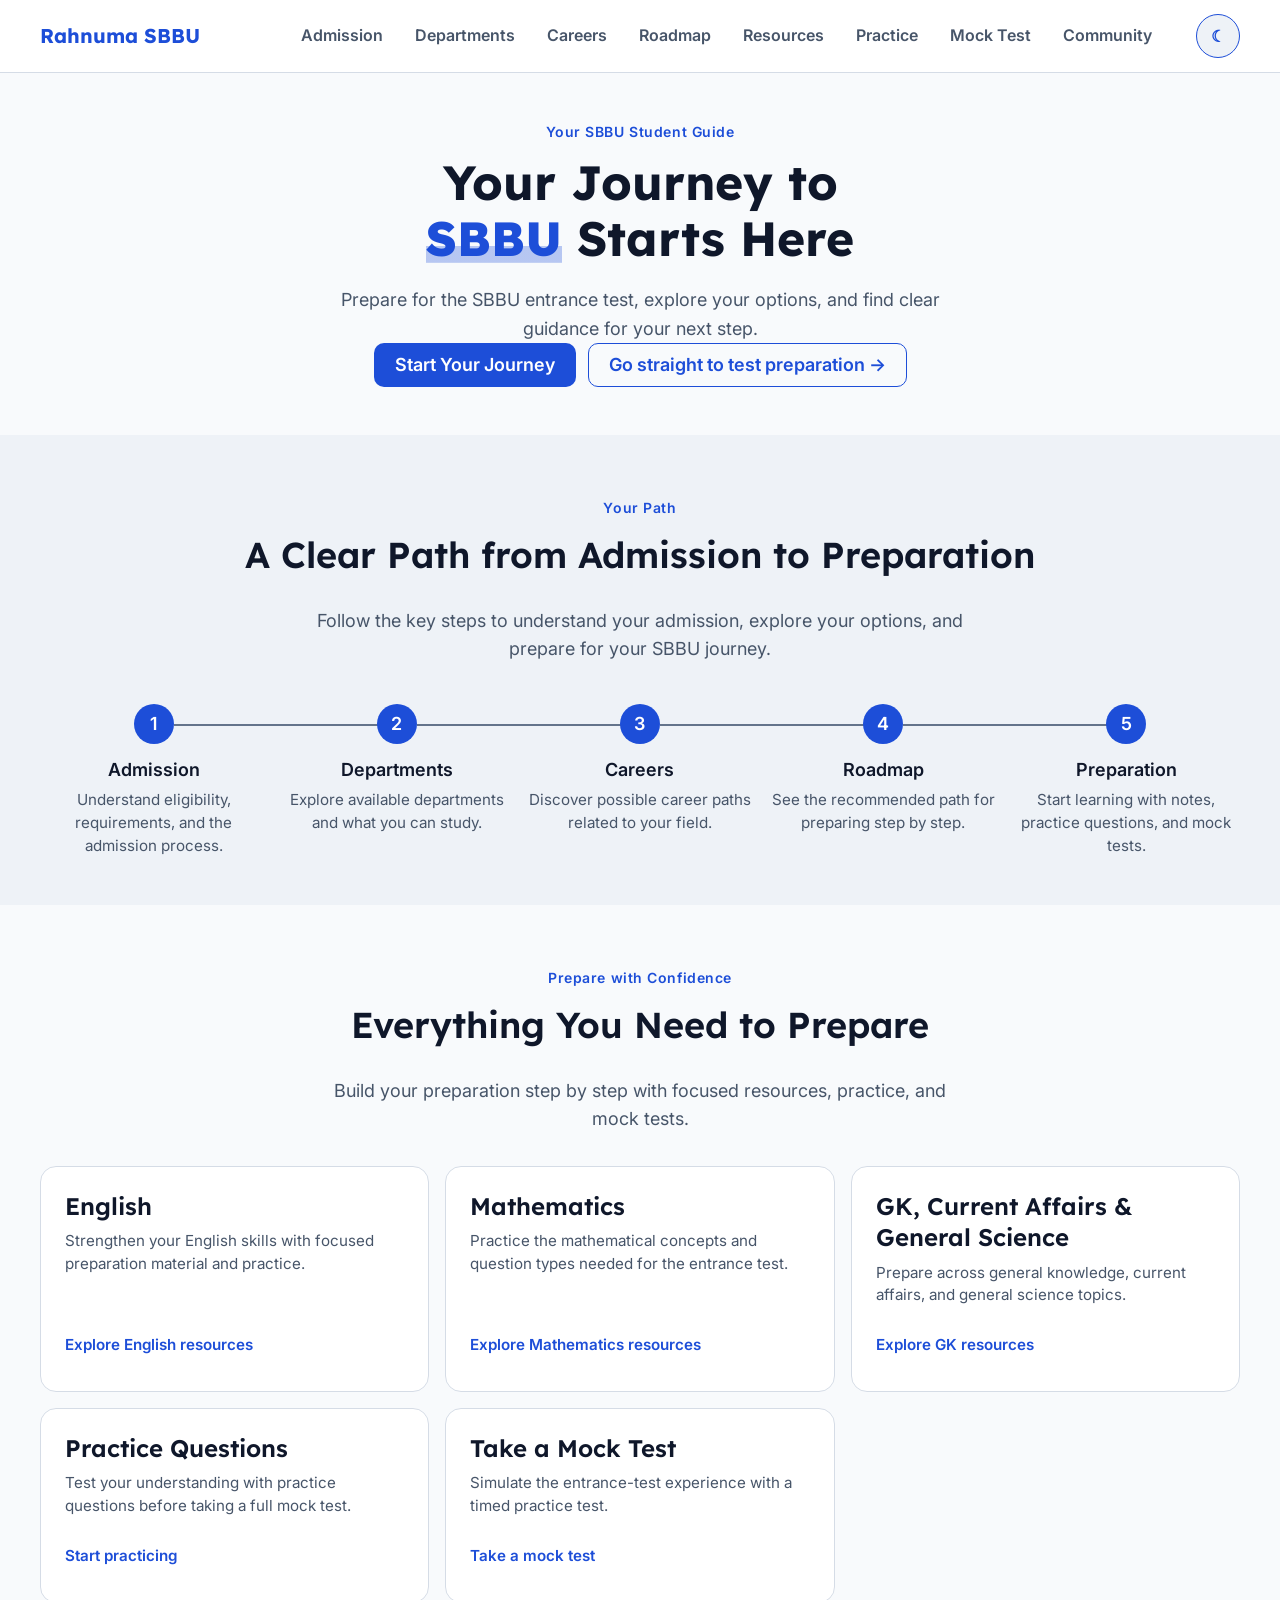
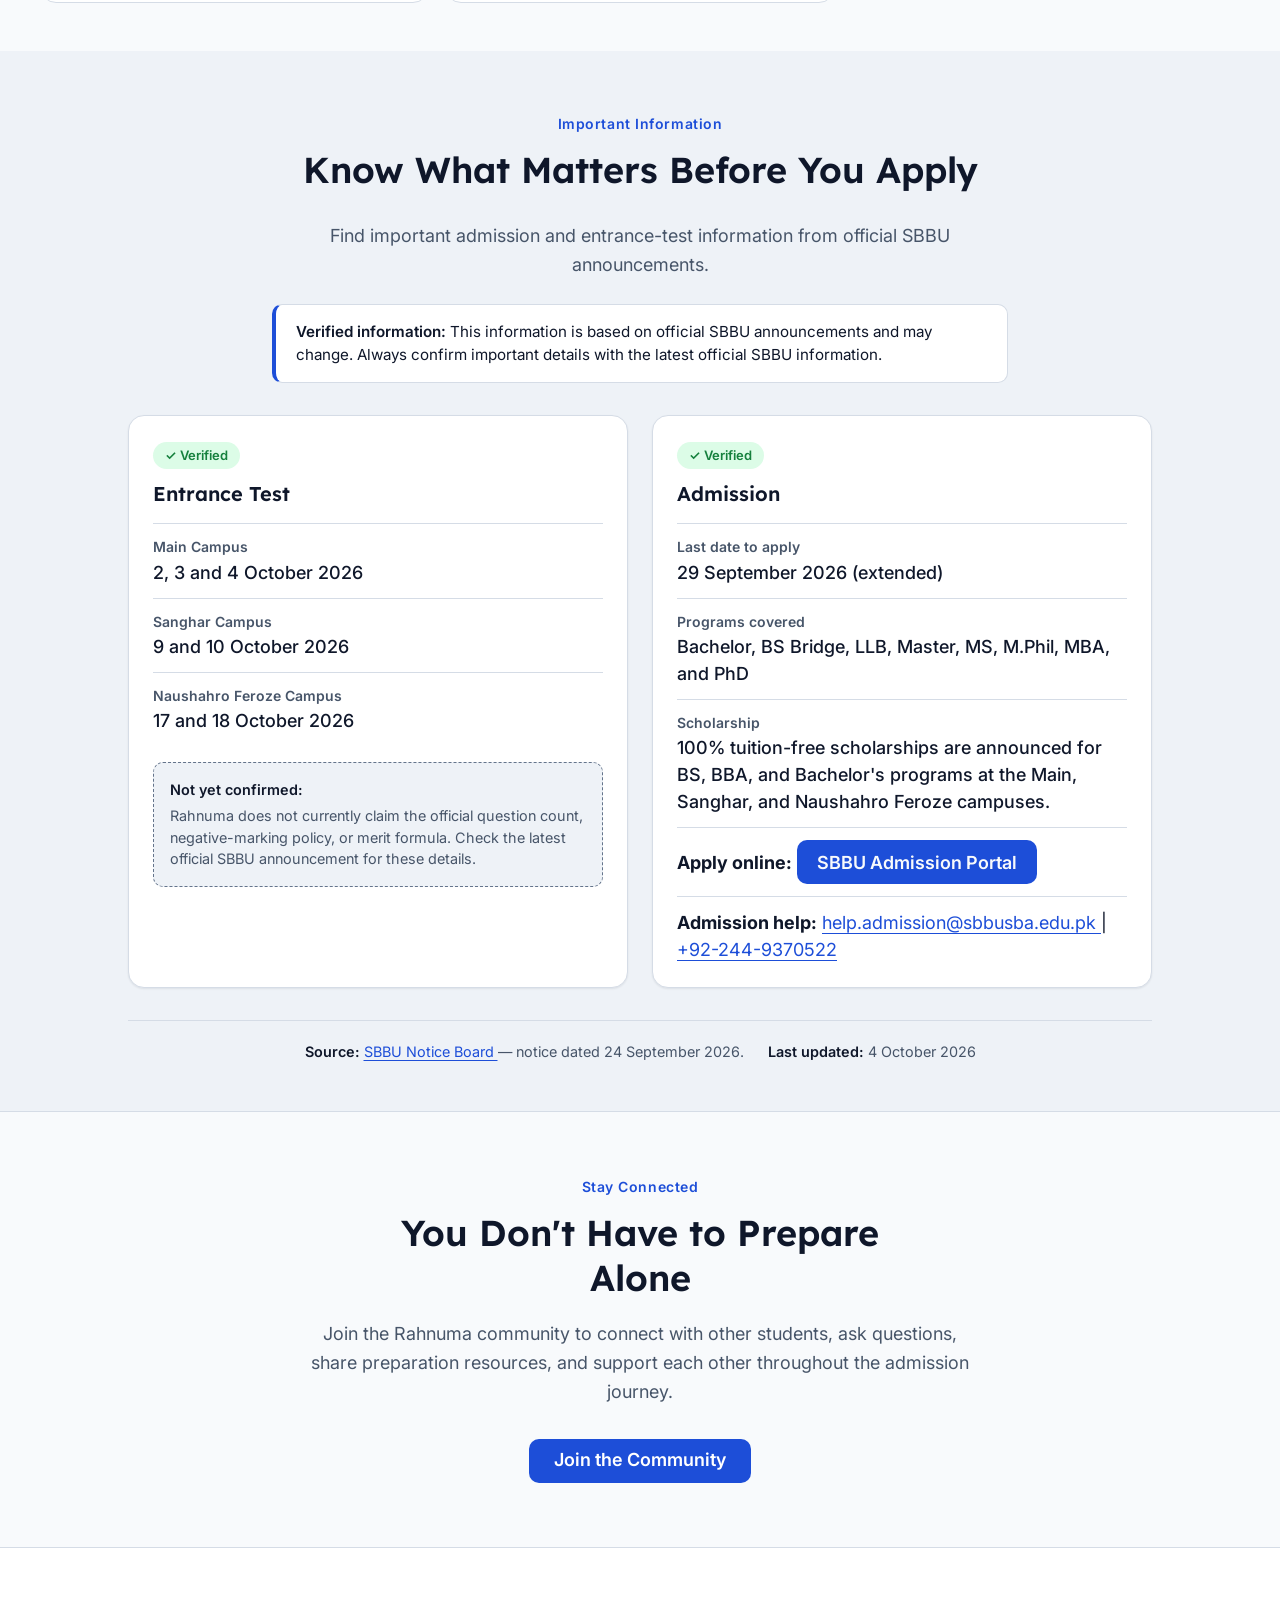
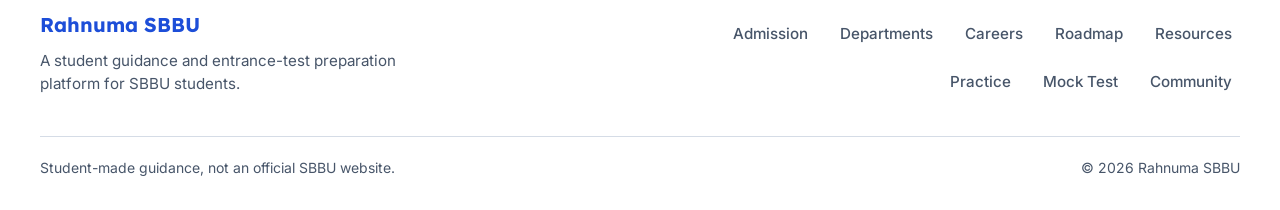
<file: index.html>
<!DOCTYPE html>
<html lang="en">
<head>
    <meta charset="UTF-8">
    <meta name="viewport" content="width=device-width, initial-scale=1.0">
    <title>Rahnuma SBBU</title>
    
    <link rel="stylesheet" href="css/style.css">
</head>

<body>

    <header class="site-header">
        <nav class="site-nav" aria-label="Main navigation">

            <div class="container">

                <a href="index.html" class="site-logo">Rahnuma SBBU</a>

                <button class="nav-toggle" type="button" aria-label="Open navigation menu" aria-expanded="false" aria-controls="main-navigation">
                    <span aria-hidden="true">☰</span>
                </button>

                <div class="nav-menu" id="main-navigation" hidden>
                    <a href="pages/admission.html">Admission</a>
                    <a href="pages/departments.html">Departments</a>
                    <a href="pages/careers.html">Careers</a>
                    <a href="pages/roadmap.html">Roadmap</a>
                    <a href="pages/resources.html">Resources</a>
                    <a href="pages/practice.html">Practice</a>
                    <a href="pages/mock-test.html">Mock Test</a>
                    <a href="pages/community.html">Community</a>
                </div>

                <button class="theme-toggle" type="button" aria-label="Toggle color theme">
                    <span aria-hidden="true">☾</span>
                </button>
            </div>
        
        </nav>
    </header>

    <main id="main-content">

        <!-- Hero Section -->
    <section class="hero" aria-labelledby="hero-title">
        <div class="container">

            <p class="hero-eyebrow">Your SBBU Student Guide</p>

            <h1 id="hero-title">
                Your Journey to <span class="hero-highlight">SBBU</span> Starts Here
            </h1>

            <p class="hero-description">
                Prepare for the SBBU entrance test, explore your options,
                and find clear guidance for your next step.
            </p>

            <div class="hero-actions">
                <a href="pages/admission.html" class="button button-primary">
                    Start Your Journey
                </a>

                <a href="pages/resources.html" class="button button-secondary">
                    Go straight to test preparation →
                </a>
            </div>

        </div>
</section>

        <!-- Student Journey Section -->
        <section class="journey" aria-labelledby="journey-title">
    <div class="container">

        <p class="section-eyebrow">Your Path</p>

        <h2 id="journey-title" class="reveal">
            A Clear Path from Admission to Preparation
        </h2>
        <p class="section-description">
            Follow the key steps to understand your admission,
            explore your options, and prepare for your SBBU journey.
        </p>


        <ol class="journey-list">

            <li class="journey-step reveal">
                <a href="pages/admission.html">
                    <span class="journey-step-number" aria-hidden="true">1</span>
                    <span class="journey-step-content">
                        <strong>Admission</strong>
                        <span>Understand eligibility, requirements, and the admission process.</span>
                    </span>
                </a>
            </li>

            <li class="journey-step reveal">
                <a href="pages/departments.html">
                    <span class="journey-step-number" aria-hidden="true">2</span>
                    <span class="journey-step-content">
                        <strong>Departments</strong>
                        <span>Explore available departments and what you can study.</span>
                    </span>
                </a>
            </li>

            <li class="journey-step reveal">
                <a href="pages/careers.html">
                    <span class="journey-step-number" aria-hidden="true">3</span>
                    <span class="journey-step-content">
                        <strong>Careers</strong>
                        <span>Discover possible career paths related to your field.</span>
                    </span>
                </a>
            </li>

            <li class="journey-step reveal">
                <a href="pages/roadmap.html">
                    <span class="journey-step-number" aria-hidden="true">4</span>
                    <span class="journey-step-content">
                        <strong>Roadmap</strong>
                        <span>See the recommended path for preparing step by step.</span>
                    </span>
                </a>
            </li>

            <li class="journey-step reveal">
                <a href="pages/resources.html">
                    <span class="journey-step-number" aria-hidden="true">5</span>
                    <span class="journey-step-content">
                        <strong>Preparation</strong>
                        <span>Start learning with notes, practice questions, and mock tests.</span>
                    </span>
                </a>
            </li>

        </ol>

    </div>
</section>

        <!-- Preparation Section -->
       <section class="preparation" aria-labelledby="preparation-title">
    <div class="container">

        <p class="section-eyebrow">Prepare with Confidence</p>

        <h2 id="preparation-title" class="reveal">Everything You Need to Prepare</h2>

        <p class="section-description">
            Build your preparation step by step with focused resources,
            practice, and mock tests.
        </p>

        <div class="preparation-list">

            <article class="preparation-card reveal">
                <h3>English</h3>
                <p>
                    Strengthen your English skills with focused
                    preparation material and practice.
                </p>
                <a href="pages/resources.html">Explore English resources</a>
            </article>

            <article class="preparation-card reveal">
                <h3>Mathematics</h3>
                <p>
                    Practice the mathematical concepts and question
                    types needed for the entrance test.
                </p>
                <a href="pages/resources.html">Explore Mathematics resources</a>
            </article>

            <article class="preparation-card reveal">
                <h3>GK, Current Affairs & General Science</h3>
                <p>
                    Prepare across general knowledge, current affairs,
                    and general science topics.
                </p>
                <a href="pages/resources.html">Explore GK resources</a>
            </article>

            <article class="preparation-card reveal">
                <h3>Practice Questions</h3>
                <p>
                    Test your understanding with practice questions
                    before taking a full mock test.
                </p>
                <a href="pages/practice.html">Start practicing</a>
            </article>

            <article class="preparation-card reveal">
                <h3>Take a Mock Test</h3>
                <p>
                    Simulate the entrance-test experience with a
                    timed practice test.
                </p>
                <a href="pages/mock-test.html">Take a mock test</a>
            </article>

        </div>

    </div>
</section>

        <!-- Important Information Section -->
        
<section class="important-info" aria-labelledby="important-info-title">
    <div class="container">

        <header class="section-header">
            <p class="section-eyebrow">Important Information</p>

            <h2 id="important-info-title">
                Know What Matters Before You Apply
            </h2>

            <p class="section-description">
                Find important admission and entrance-test information
                from official SBBU announcements.
            </p>

            <p class="verification-notice" role="note">
                <strong>Verified information:</strong>
                This information is based on official SBBU announcements
                and may change. Always confirm important details with
                the latest official SBBU information.
            </p>
        </header>

        <div class="important-info-content">

            <article class="info-card reveal" aria-labelledby="entrance-test-title">
                <p class="info-status">Verified</p>

                <h3 id="entrance-test-title">Entrance Test</h3>

                <dl>
                    <dt>Main Campus</dt>
                    <dd>
                        2, 3 and
                        <time datetime="2026-10-04">4 October 2026</time>
                    </dd>

                    <dt>Sanghar Campus</dt>
                    <dd>
                        <time datetime="2026-10-09">9</time> and
                        <time datetime="2026-10-10">10 October 2026</time>
                    </dd>

                    <dt>Naushahro Feroze Campus</dt>
                    <dd>
                        <time datetime="2026-10-17">17</time> and
                        <time datetime="2026-10-18">18 October 2026</time>
                    </dd>
                </dl>

                <div class="unconfirmed">
                    <strong>Not yet confirmed:</strong>
                    <p>
                        Rahnuma does not currently claim the official
                        question count, negative-marking policy, or
                        merit formula. Check the latest official SBBU
                        announcement for these details.
                    </p>
                </div>
            </article>

            <article class="info-card reveal" aria-labelledby="admission-title">
                <p class="info-status">Verified</p>

                <h3 id="admission-title">Admission</h3>

                <dl>
                    <dt>Last date to apply</dt>
                    <dd>
                        <time datetime="2026-09-29">
                            29 September 2026
                        </time>
                        (extended)
                    </dd>

                    <dt>Programs covered</dt>
                    <dd>
                        Bachelor, BS Bridge, LLB, Master, MS,
                        M.Phil, MBA, and PhD
                    </dd>

                    <dt>Scholarship</dt>
                    <dd>
                        100% tuition-free scholarships are announced
                        for BS, BBA, and Bachelor's programs at the
                        Main, Sanghar, and Naushahro Feroze campuses.
                    </dd>
                </dl>

                <p>
                    <strong>Apply online:</strong>
                    <a
                        href="https://admissions.sbbusba.edu.pk/"
                        target="_blank"
                        rel="noopener noreferrer"
                    >
                        SBBU Admission Portal
                    </a>
                </p>

                <p>
                    <strong>Admission help:</strong>
                    <a href="mailto:help.admission@sbbusba.edu.pk">
                        help.admission@sbbusba.edu.pk
                    </a>
                    |
                    <a href="tel:+922449370522">
                        +92-244-9370522
                    </a>
                </p>
            </article>

        </div>

        <footer class="source-note">
            <p>
                <strong>Source:</strong>
                <a
                    href="https://www.sbbusba.edu.pk/sbbu-main/news-updates.html"
                    target="_blank"
                    rel="noopener noreferrer"
                >
                    SBBU Notice Board
                </a>
                — notice dated
                <time datetime="2026-09-24">24 September 2026</time>.
            </p>

            <p>
                <strong>Last updated:</strong>
                <time datetime="2026-10-04">4 October 2026</time>
            </p>
        </footer>

    </div>
</section>



        <!-- Community Section -->
        <section class="community" aria-labelledby="community-title">
    <div class="container">

        <p class="section-eyebrow">Stay Connected</p>

        <h2 id="community-title" class="reveal">
            You Don't Have to Prepare Alone
        </h2>

        <p class="section-description">
            Join the Rahnuma community to connect with other students,
            ask questions, share preparation resources, and support
            each other throughout the admission journey.
        </p>

        <a href="pages/community.html" class="button button-primary reveal">
            Join the Community
        </a>

    </div>
</section>
        
    </main>


    <footer class="site-footer">
    <div class="container">

        <div class="footer-content">

            <div class="footer-brand">
                <h2>Rahnuma SBBU</h2>
                <p>
                    A student guidance and entrance-test preparation
                    platform for SBBU students.
                </p>
            </div>

            <nav class="footer-nav" aria-label="Footer navigation">
                <a href="pages/admission.html">Admission</a>
                <a href="pages/departments.html">Departments</a>
                <a href="pages/careers.html">Careers</a>
                <a href="pages/roadmap.html">Roadmap</a>
                <a href="pages/resources.html">Resources</a>
                <a href="pages/practice.html">Practice</a>
                <a href="pages/mock-test.html">Mock Test</a>
                <a href="pages/community.html">Community</a>
            </nav>

        </div>

        <div class="footer-bottom">

            <p>
                Student-made guidance, not an official SBBU website.
            </p>

            <p>
                &copy; 2026 Rahnuma SBBU
            </p>

        </div>

    </div>
</footer>

    <script src="js/navigation.js"></script>
    <script src="js/motion.js"></script>
</body>
</html>
</file>
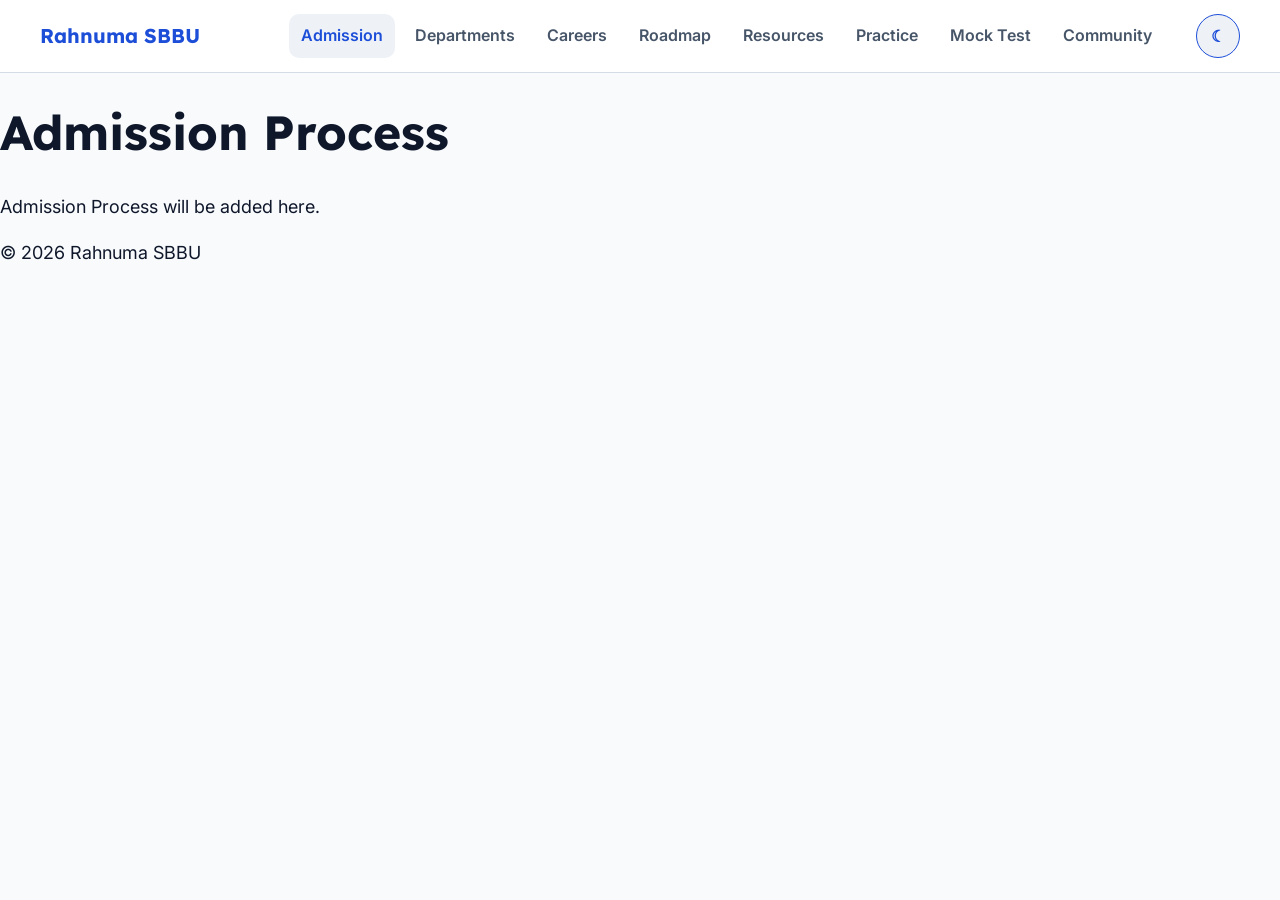
<file: pages/admission.html>
<!DOCTYPE html>
<html lang="en">
<head>
    <meta charset="UTF-8">
    <meta name="viewport" content="width=device-width, initial-scale=1.0">
    <title>Admissions SBBU — Rahnuma SBBU</title>

    <link rel="stylesheet" href="../css/style.css">
</head>

<body>

    <header class="site-header">
    <nav class="site-nav" aria-label="Main navigation">
        <div class="container">

            <a href="../index.html" class="site-logo">
                Rahnuma SBBU
            </a>

            <button
                class="nav-toggle"
                type="button"
                aria-label="Open navigation menu"
                aria-expanded="false"
                aria-controls="main-navigation">
                <span aria-hidden="true">☰</span>
            </button>

            <div class="nav-menu" id="main-navigation" hidden>
                <a href="admission.html">Admission</a>
                <a href="departments.html">Departments</a>
                <a href="careers.html">Careers</a>
                <a href="roadmap.html">Roadmap</a>
                <a href="resources.html">Resources</a>
                <a href="practice.html">Practice</a>
                <a href="mock-test.html">Mock Test</a>
                <a href="community.html">Community</a>
            </div>

            <button
                class="theme-toggle"
                type="button"
                aria-label="Toggle color theme">
                <span aria-hidden="true">☾</span>
            </button>

        </div>
    </nav>
</header>
    <main>
        <h1>Admission Process</h1>
        <p>Admission Process will be added here.</p>
    </main>

    <footer>
        <p>&copy; 2026 Rahnuma SBBU</p>
    </footer>
<script src="../js/navigation.js"></script>
</body>
</html>
</file>
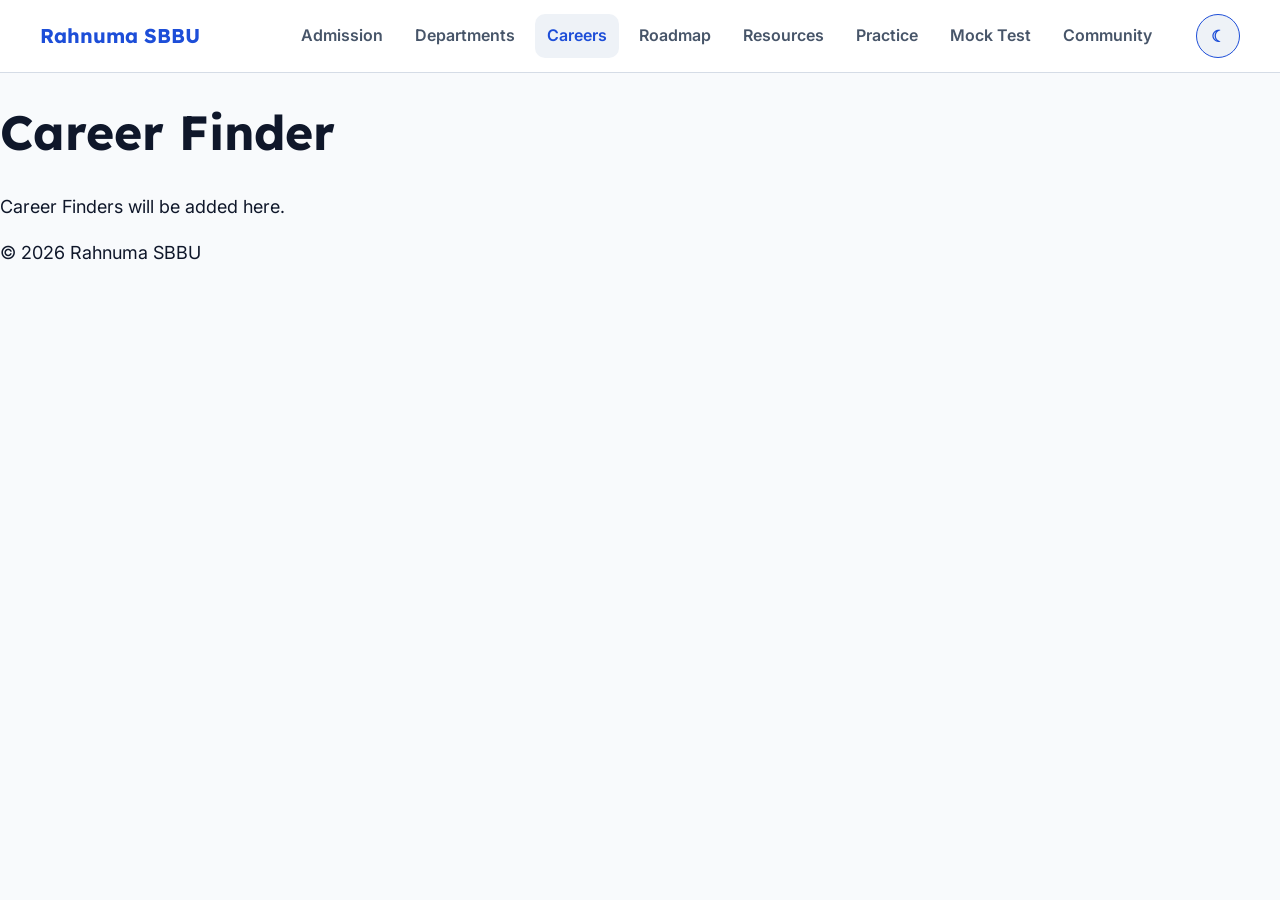
<file: pages/careers.html>
<!DOCTYPE html>
<html lang="en">
<head>
    <meta charset="UTF-8">
    <meta name="viewport" content="width=device-width, initial-scale=1.0">
    <title>Career Finder — Rahnuma SBBU</title>

    <link rel="stylesheet" href="../css/style.css">
</head>

<body>

    <header class="site-header">
    <nav class="site-nav" aria-label="Main navigation">
        <div class="container">

            <a href="../index.html" class="site-logo">
                Rahnuma SBBU
            </a>

            <button
                class="nav-toggle"
                type="button"
                aria-label="Open navigation menu"
                aria-expanded="false"
                aria-controls="main-navigation">
                <span aria-hidden="true">☰</span>
            </button>

            <div class="nav-menu" id="main-navigation" hidden>
                <a href="admission.html">Admission</a>
                <a href="departments.html">Departments</a>
                <a href="careers.html">Careers</a>
                <a href="roadmap.html">Roadmap</a>
                <a href="resources.html">Resources</a>
                <a href="practice.html">Practice</a>
                <a href="mock-test.html">Mock Test</a>
                <a href="community.html">Community</a>
            </div>

            <button
                class="theme-toggle"
                type="button"
                aria-label="Toggle color theme">
                <span aria-hidden="true">☾</span>
            </button>

        </div>
    </nav>
</header>

    <main>
        <h1>Career Finder</h1>
        <p>Career Finders will be added here.</p>
    </main>

    <footer>
        <p>&copy; 2026 Rahnuma SBBU</p>
    </footer>
    
    <script src="../js/navigation.js"></script>
</body>
</html>
</file>
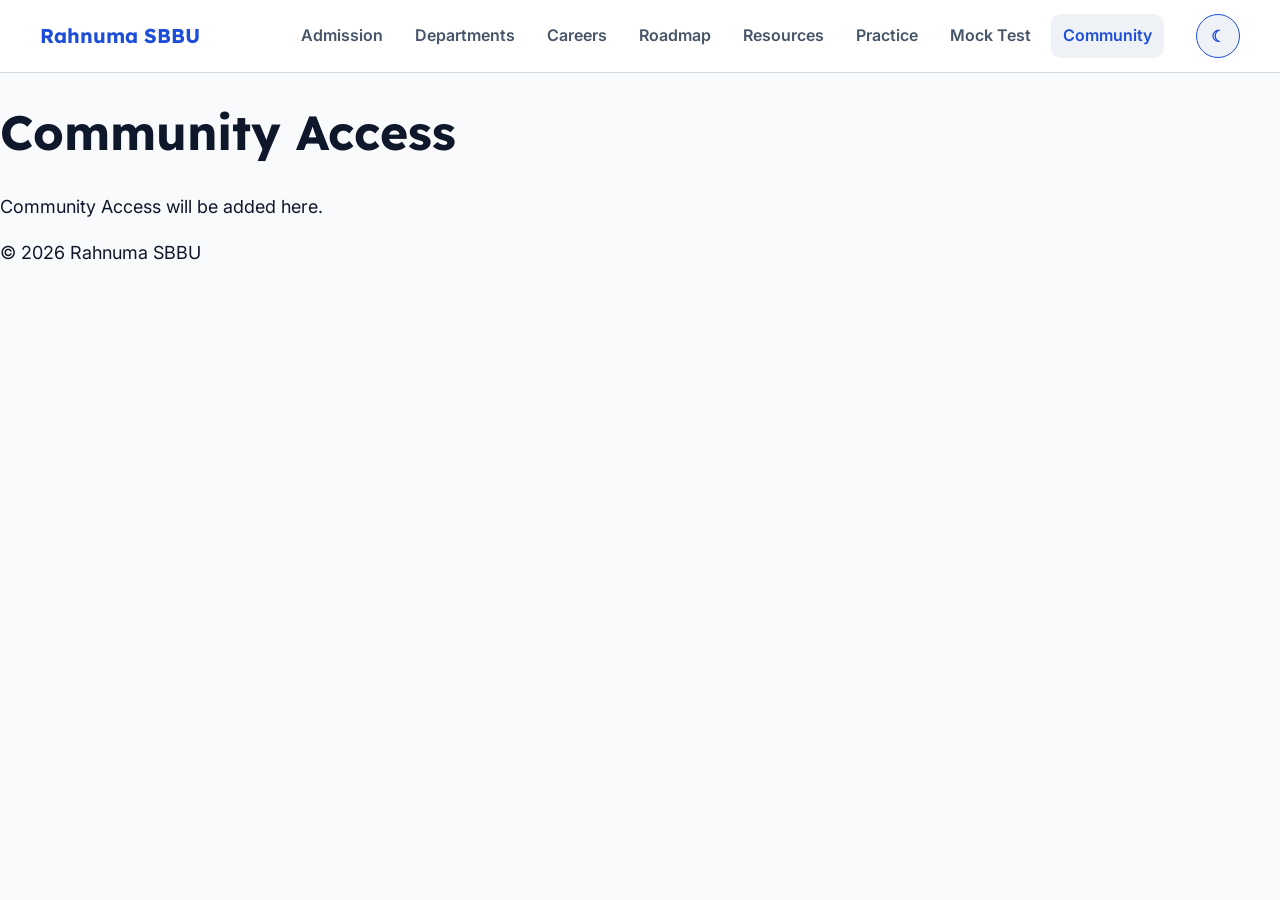
<file: pages/community.html>
<!DOCTYPE html>
<html lang="en">
<head>
    <meta charset="UTF-8">
    <meta name="viewport" content="width=device-width, initial-scale=1.0">
    <title>Community Access SBBU — Rahnuma SBBU</title>

    <link rel="stylesheet" href="../css/style.css">
</head>

<body>

   <header class="site-header">
    <nav class="site-nav" aria-label="Main navigation">
        <div class="container">

            <a href="../index.html" class="site-logo">
                Rahnuma SBBU
            </a>

            <button
                class="nav-toggle"
                type="button"
                aria-label="Open navigation menu"
                aria-expanded="false"
                aria-controls="main-navigation">
                <span aria-hidden="true">☰</span>
            </button>

            <div class="nav-menu" id="main-navigation" hidden>
                <a href="admission.html">Admission</a>
                <a href="departments.html">Departments</a>
                <a href="careers.html">Careers</a>
                <a href="roadmap.html">Roadmap</a>
                <a href="resources.html">Resources</a>
                <a href="practice.html">Practice</a>
                <a href="mock-test.html">Mock Test</a>
                <a href="community.html">Community</a>
            </div>

            <button
                class="theme-toggle"
                type="button"
                aria-label="Toggle color theme">
                <span aria-hidden="true">☾</span>
            </button>

        </div>
    </nav>
</header>

    <main>
        <h1>Community Access</h1>
        <p>Community Access will be added here.</p>
    </main>

    <footer>
        <p>&copy; 2026 Rahnuma SBBU</p>
    </footer>
    <script src="../js/navigation.js"></script>
</body>
</html>
</file>
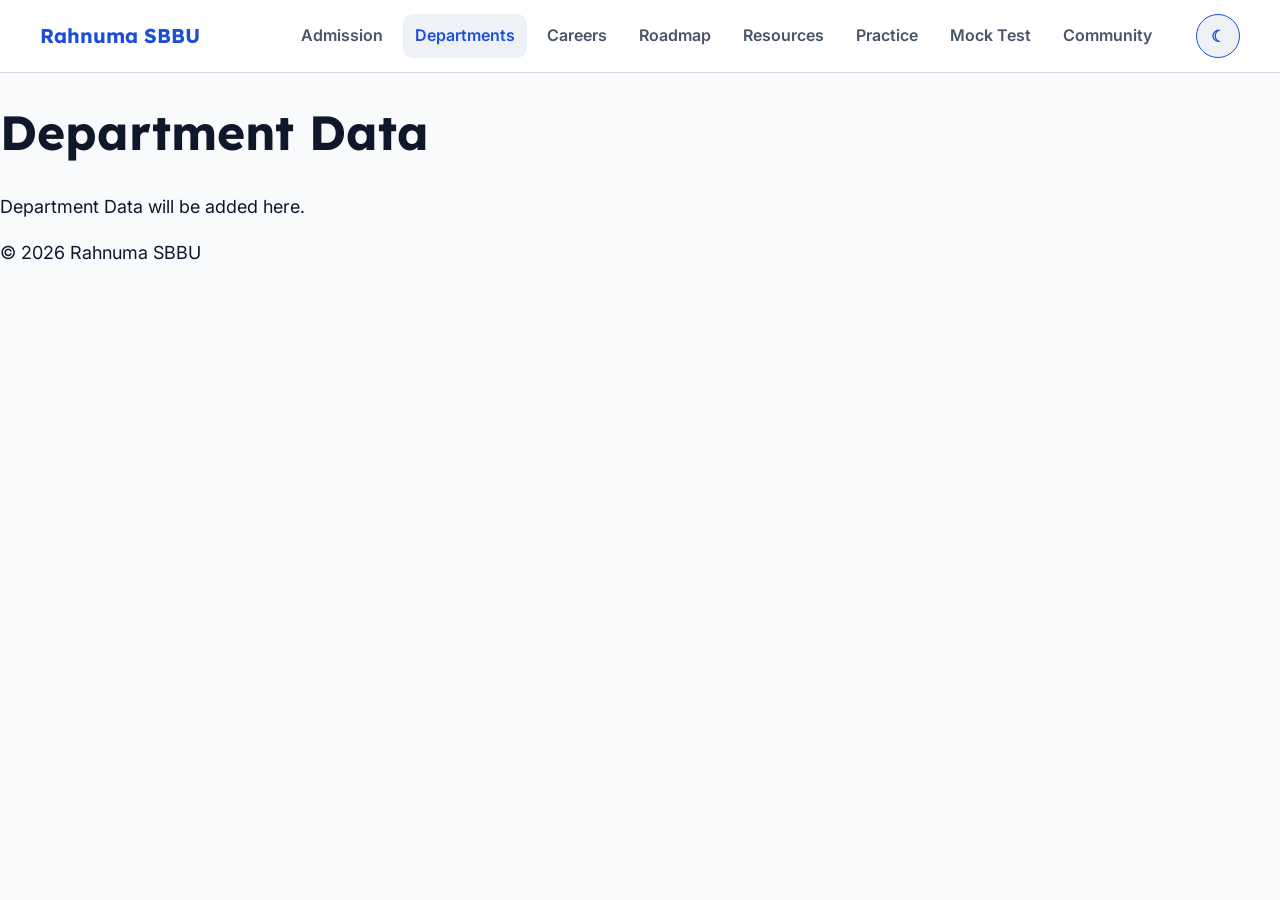
<file: pages/departments.html>
<!DOCTYPE html>
<html lang="en">
<head>
    <meta charset="UTF-8">
    <meta name="viewport" content="width=device-width, initial-scale=1.0">
    <title>Department SBBU — Rahnuma SBBU</title>

    <link rel="stylesheet" href="../css/style.css">
</head>

<body>

    <header class="site-header">
    <nav class="site-nav" aria-label="Main navigation">
        <div class="container">

            <a href="../index.html" class="site-logo">
                Rahnuma SBBU
            </a>

            <button
                class="nav-toggle"
                type="button"
                aria-label="Open navigation menu"
                aria-expanded="false"
                aria-controls="main-navigation">
                <span aria-hidden="true">☰</span>
            </button>

            <div class="nav-menu" id="main-navigation" hidden>
                <a href="admission.html">Admission</a>
                <a href="departments.html">Departments</a>
                <a href="careers.html">Careers</a>
                <a href="roadmap.html">Roadmap</a>
                <a href="resources.html">Resources</a>
                <a href="practice.html">Practice</a>
                <a href="mock-test.html">Mock Test</a>
                <a href="community.html">Community</a>
            </div>

            <button
                class="theme-toggle"
                type="button"
                aria-label="Toggle color theme">
                <span aria-hidden="true">☾</span>
            </button>

        </div>
    </nav>
</header>

    <main>
        <h1>Department Data</h1>
        <p>Department Data will be added here.</p>
    </main>

    <footer>
        <p>&copy; 2026 Rahnuma SBBU</p>
    </footer>
    <script src="../js/navigation.js"></script>
</body>
</html>
</file>
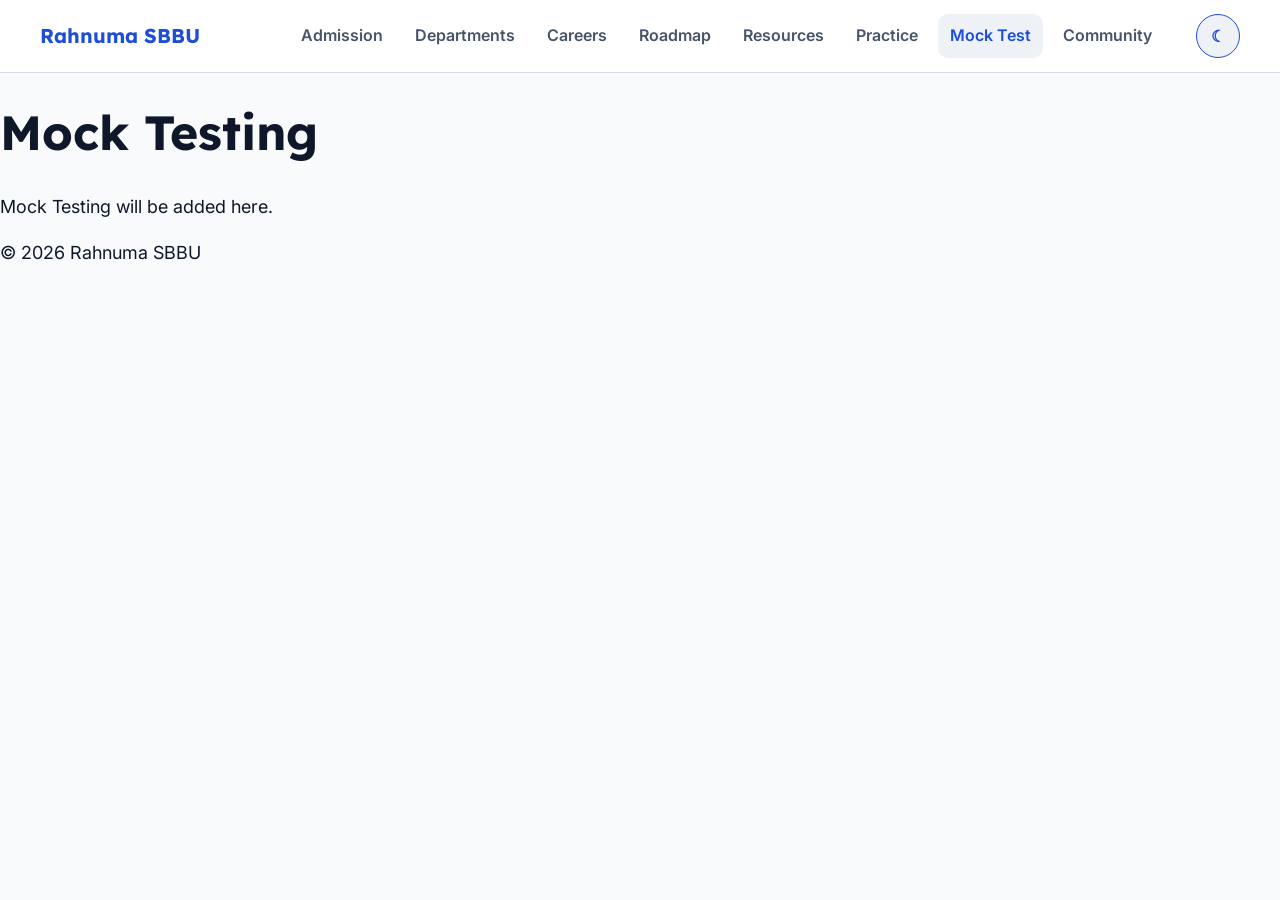
<file: pages/mock-test.html>
<!DOCTYPE html>
<html lang="en">
<head>
    <meta charset="UTF-8">
    <meta name="viewport" content="width=device-width, initial-scale=1.0">
    <title>Mock Test — Rahnuma SBBU</title>

    <link rel="stylesheet" href="../css/style.css">
</head>

<body>

    <header class="site-header">
    <nav class="site-nav" aria-label="Main navigation">
        <div class="container">

            <a href="../index.html" class="site-logo">
                Rahnuma SBBU
            </a>

            <button
                class="nav-toggle"
                type="button"
                aria-label="Open navigation menu"
                aria-expanded="false"
                aria-controls="main-navigation">
                <span aria-hidden="true">☰</span>
            </button>

            <div class="nav-menu" id="main-navigation" hidden>
                <a href="admission.html">Admission</a>
                <a href="departments.html">Departments</a>
                <a href="careers.html">Careers</a>
                <a href="roadmap.html">Roadmap</a>
                <a href="resources.html">Resources</a>
                <a href="practice.html">Practice</a>
                <a href="mock-test.html">Mock Test</a>
                <a href="community.html">Community</a>
            </div>

            <button
                class="theme-toggle"
                type="button"
                aria-label="Toggle color theme">
                <span aria-hidden="true">☾</span>
            </button>

        </div>
    </nav>
</header>

    <main>
        <h1>Mock Testing</h1>
        <p>Mock Testing will be added here.</p>
    </main>

    <footer>
        <p>&copy; 2026 Rahnuma SBBU</p>
    </footer>
    <script src="../js/navigation.js"></script>
</body>
</html>
</file>
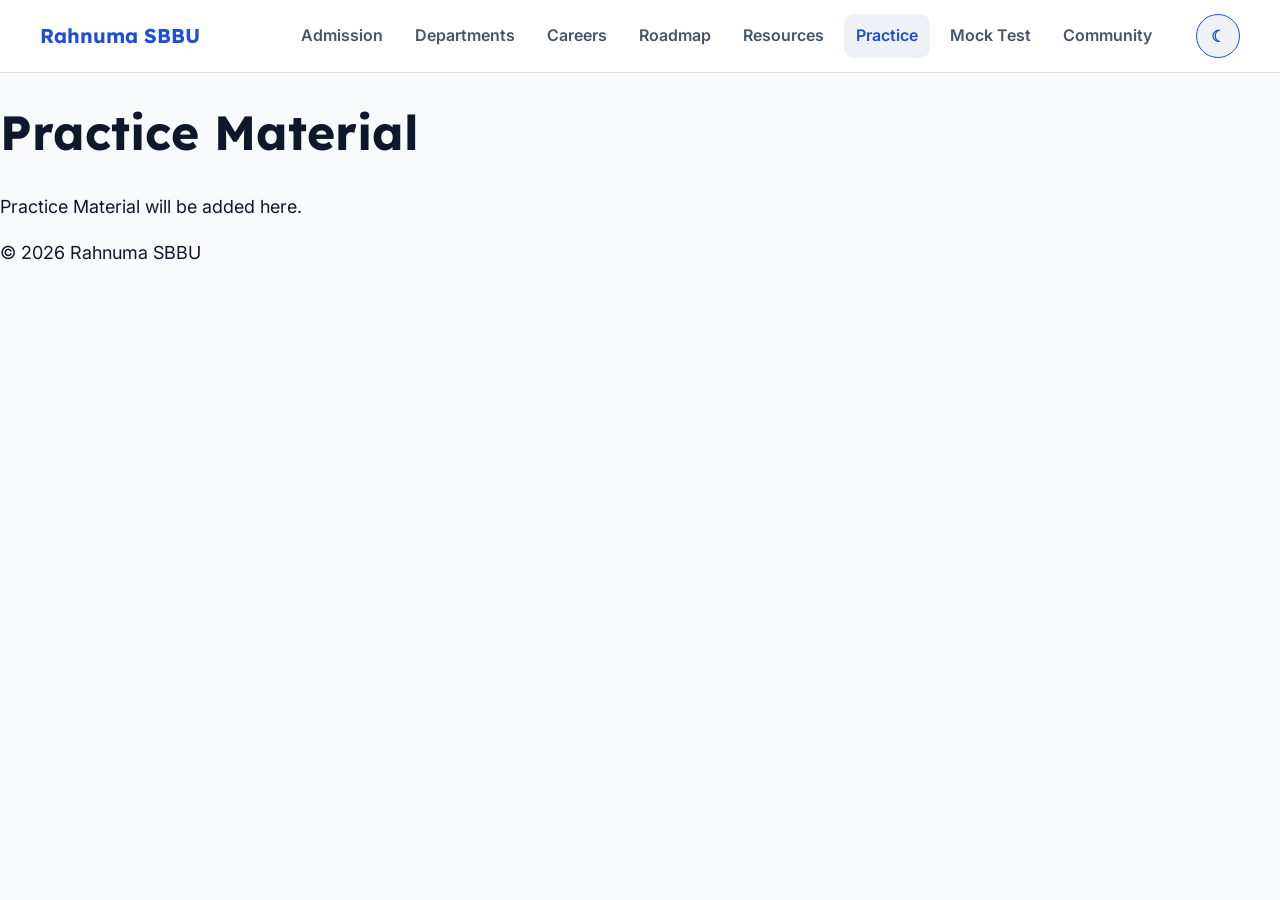
<file: pages/practice.html>
<!DOCTYPE html>
<html lang="en">
<head>
    <meta charset="UTF-8">
    <meta name="viewport" content="width=device-width, initial-scale=1.0">
    <title>Practice Material — Rahnuma SBBU</title>

    <link rel="stylesheet" href="../css/style.css">
</head>

<body>

    <header class="site-header">
    <nav class="site-nav" aria-label="Main navigation">
        <div class="container">

            <a href="../index.html" class="site-logo">
                Rahnuma SBBU
            </a>

            <button
                class="nav-toggle"
                type="button"
                aria-label="Open navigation menu"
                aria-expanded="false"
                aria-controls="main-navigation">
                <span aria-hidden="true">☰</span>
            </button>

            <div class="nav-menu" id="main-navigation" hidden>
                <a href="admission.html">Admission</a>
                <a href="departments.html">Departments</a>
                <a href="careers.html">Careers</a>
                <a href="roadmap.html">Roadmap</a>
                <a href="resources.html">Resources</a>
                <a href="practice.html">Practice</a>
                <a href="mock-test.html">Mock Test</a>
                <a href="community.html">Community</a>
            </div>

            <button
                class="theme-toggle"
                type="button"
                aria-label="Toggle color theme">
                <span aria-hidden="true">☾</span>
            </button>

        </div>
    </nav>
</header>

    <main>
        <h1>Practice Material</h1>
        <p>Practice Material will be added here.</p>
    </main>

    <footer>
        <p>&copy; 2026 Rahnuma SBBU</p>
    </footer>

    <script src="../js/navigation.js"></script>
</body>
</html>
</file>
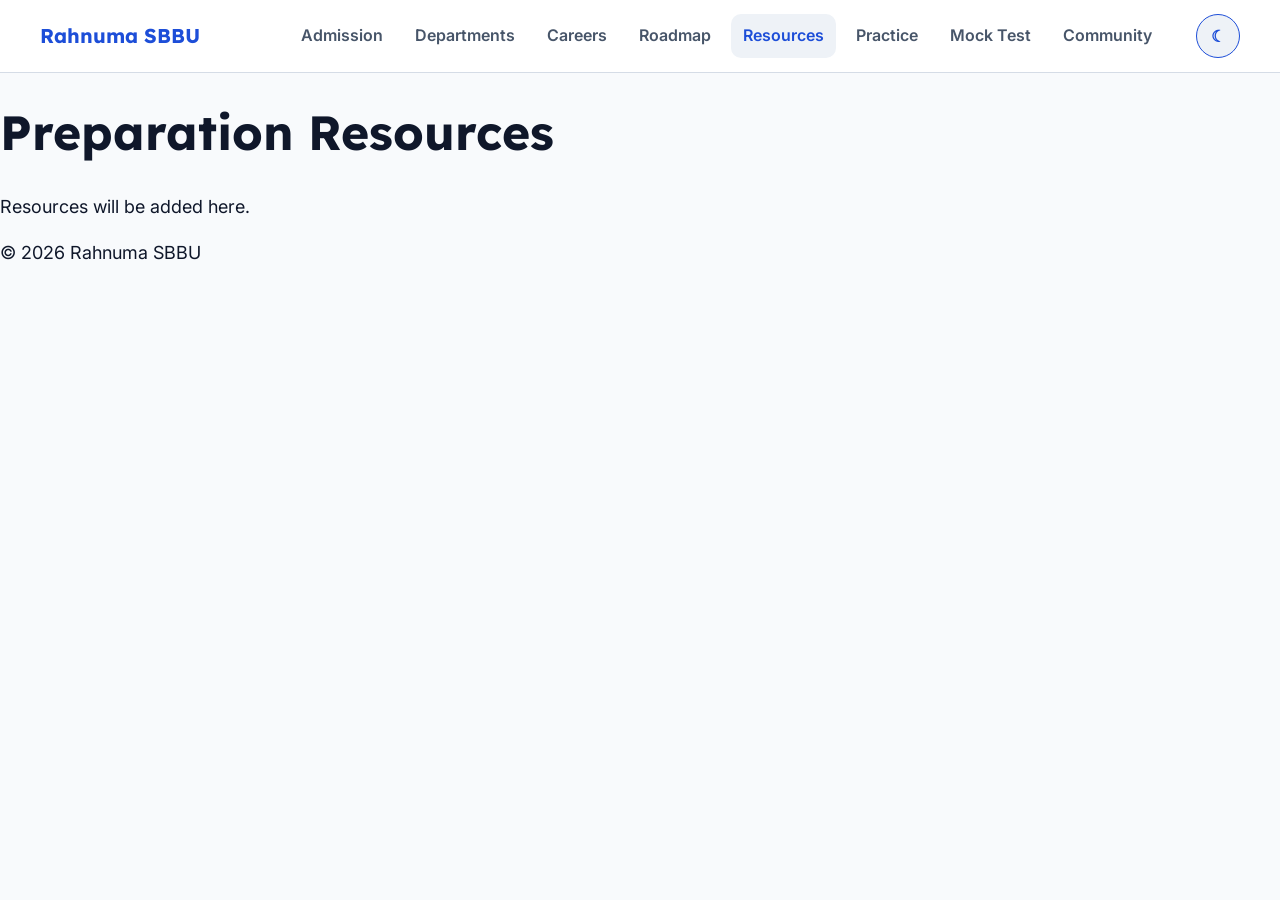
<file: pages/resources.html>
<!DOCTYPE html>
<html lang="en">
<head>
    <meta charset="UTF-8">
    <meta name="viewport" content="width=device-width, initial-scale=1.0">
    <title>Resources — Rahnuma SBBU</title>

    <link rel="stylesheet" href="../css/style.css">
</head>

<body>

    <header class="site-header">
    <nav class="site-nav" aria-label="Main navigation">
        <div class="container">

            <a href="../index.html" class="site-logo">
                Rahnuma SBBU
            </a>

            <button
                class="nav-toggle"
                type="button"
                aria-label="Open navigation menu"
                aria-expanded="false"
                aria-controls="main-navigation">
                <span aria-hidden="true">☰</span>
            </button>

            <div class="nav-menu" id="main-navigation" hidden>
                <a href="admission.html">Admission</a>
                <a href="departments.html">Departments</a>
                <a href="careers.html">Careers</a>
                <a href="roadmap.html">Roadmap</a>
                <a href="resources.html">Resources</a>
                <a href="practice.html">Practice</a>
                <a href="mock-test.html">Mock Test</a>
                <a href="community.html">Community</a>
            </div>

            <button
                class="theme-toggle"
                type="button"
                aria-label="Toggle color theme">
                <span aria-hidden="true">☾</span>
            </button>

        </div>
    </nav>
</header>

    <main>
        <h1>Preparation Resources</h1>
        <p>Resources will be added here.</p>
    </main>

    <footer>
        <p>&copy; 2026 Rahnuma SBBU</p>
    </footer>

    <script src="../js/navigation.js"></script>
</body>
</html>
</file>
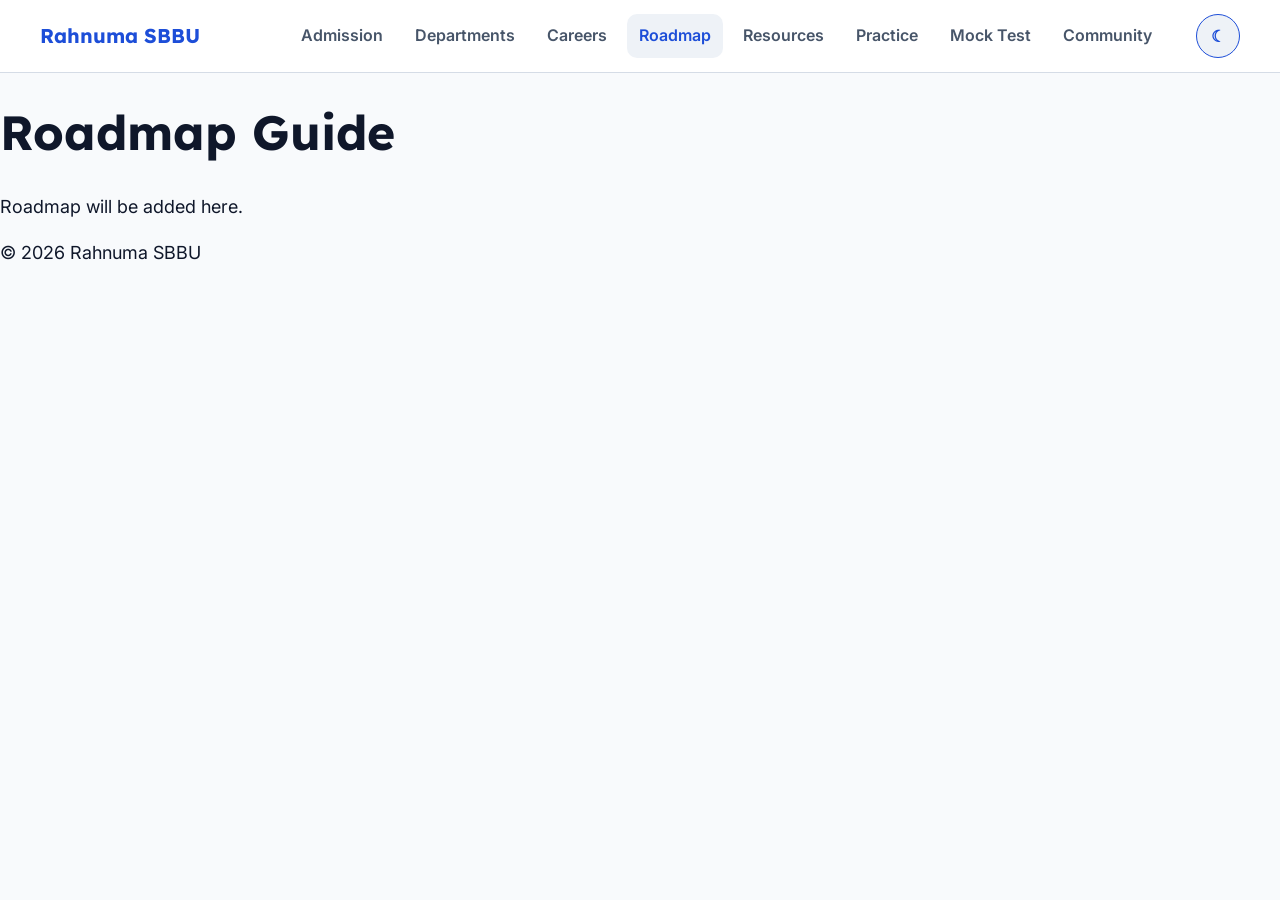
<file: pages/roadmap.html>
<!DOCTYPE html>
<html lang="en">
<head>
    <meta charset="UTF-8">
    <meta name="viewport" content="width=device-width, initial-scale=1.0">
    <title>Roadmap — Rahnuma SBBU</title>

    <link rel="stylesheet" href="../css/style.css">
</head>

<body>

   <header class="site-header">
    <nav class="site-nav" aria-label="Main navigation">
        <div class="container">

            <a href="../index.html" class="site-logo">
                Rahnuma SBBU
            </a>

            <button
                class="nav-toggle"
                type="button"
                aria-label="Open navigation menu"
                aria-expanded="false"
                aria-controls="main-navigation">
                <span aria-hidden="true">☰</span>
            </button>

            <div class="nav-menu" id="main-navigation" hidden>
                <a href="admission.html">Admission</a>
                <a href="departments.html">Departments</a>
                <a href="careers.html">Careers</a>
                <a href="roadmap.html">Roadmap</a>
                <a href="resources.html">Resources</a>
                <a href="practice.html">Practice</a>
                <a href="mock-test.html">Mock Test</a>
                <a href="community.html">Community</a>
            </div>

            <button
                class="theme-toggle"
                type="button"
                aria-label="Toggle color theme">
                <span aria-hidden="true">☾</span>
            </button>

        </div>
    </nav>
</header>

    <main>
        <h1>Roadmap Guide</h1>
        <p>Roadmap will be added here.</p>
    </main>

    <footer>
        <p>&copy; 2026 Rahnuma SBBU</p>
    </footer>

    <script src="../js/navigation.js"></script>
</body>
</html>
</file>
<file: css/style.css>
@import url('https://fonts.googleapis.com/css2?family=Inter:wght@400;500;600&family=Lexend:wght@600;700&display=swap');
/* ==================================================
   Rahnuma SBBU — Global Stylesheet
   ================================================== */

/* 1. CSS Custom Properties */



/* Light theme */
:root {
    --color-primary: #1D4ED8;
    --color-primary-hover: #1E40AF;

    --color-accent: #F59E0B;
    --color-accent-text: #92400E;

    --color-background: #F8FAFC;
    --color-surface: #FFFFFF;
    --color-surface-alt: #EEF2F7;

    --color-text: #0F172A;
    --color-text-muted: #475569;

    --color-border: #D5DCE6;
    --color-border-strong: #64748B;

    --color-success: #15803D;
    --color-success-bg: #DCFCE7;

    --color-warning: #B45309;
    --color-warning-bg: #FEF3C7;

    --color-error: #B91C1C;
    --color-error-bg: #FEE2E2;

    /* Spacing */
    --space-1: 0.25rem;
    --space-2: 0.5rem;
    --space-3: 0.75rem;
    --space-4: 1rem;
    --space-5: 1.25rem;
    --space-6: 1.5rem;
    --space-8: 2rem;
    --space-10: 2.5rem;
    --space-12: 3rem;
    --space-16: 4rem;
    --space-20: 5rem;


    /* Border Radius */
    --radius-sm: 6px;
    --radius-md: 10px;
    --radius-lg: 16px;
    --radius-xl: 24px;
    --radius-full: 9999px;

    /* Shadows */
    --shadow-sm: 0 1px 2px rgb(15 23 42 / 0.08);
    --shadow-md: 0 4px 6px rgb(15 23 42 / 0.10);
    --shadow-lg: 0 10px 15px rgb(15 23 42 / 0.12);

    /* Layout */
    --container-max: 75rem;  /* 75rem = 1200px*/

    /* Accessibility */
    --focus-ring: 2px solid var(--color-primary);
    --touch-target-min: 2.75rem;
}

/* Dark theme */
[data-theme="dark"] {
    --color-primary: #7AA2FF;
    --color-primary-hover: #9DBBFF;

    --color-accent: #FBBF24;
    --color-accent-text: #FBBF24;

    --color-background: #0B1220;
    --color-surface: #131C2E;
    --color-surface-alt: #1B2740;

    --color-text: #E5EAF3;
    --color-text-muted: #A3AFC2;

    --color-border: #2A3752;
    --color-border-strong: #7C8AA5;

    --color-success: #4ADE80;
    --color-success-bg: #14532D;

    --color-warning: #FBBF24;
    --color-warning-bg: #713F12;

    --color-error: #F87171;
    --color-error-bg: #7F1D1D;


    /* Dark theme shadows */
    --shadow-sm: 0 1px 2px rgb(0 0 0 / 0.25);
    --shadow-md: 0 4px 6px rgb(0 0 0 / 0.30);
    --shadow-lg: 0 10px 15px rgb(0 0 0 / 0.35);

    

}


/* 2. Base / Reset Styles */

*,
*::before,
*::after {
    box-sizing: border-box;
}

html {
    background-color: var(--color-background);
    color: var(--color-text);
    scroll-behavior: smooth;
}

body {
    background-color: var(--color-background);
    color: var(--color-text);
    margin: 0;
    min-width: 320px;
}


/* 3. Global Typography */

/* Font families */
:root {
    --font-display: 'Lexend', 'Inter', system-ui, sans-serif;
    --font-body: 'Inter', system-ui, -apple-system, 'Segoe UI', Roboto, sans-serif;
}

/* Font families */
body {
    font-family: var(--font-body);
}

h1,
h2,
h3 {
    font-family: var(--font-display);
}

/* Heading styles */
h1 {
    font-size: 2rem;
    font-weight: 700;
    line-height: 1.15;
}

h2 {
    font-size: 1.5rem;
    font-weight: 600;
    line-height: 1.25;
}

h3 {
    font-size: 1.25rem;
    font-weight: 600;
    line-height: 1.3;
}

/* Body text */
body {
    font-size: 1rem;
    font-weight: 400;
    line-height: 1.6;
}

/* Small text */
small {
    font-size: 0.875rem;
    line-height: 1.5;
}

/* Navigation and buttons */
button,
nav a {
    font-size: 1rem;
    font-weight: 600;
}

/* 4. Global Elements */


/* 5. Layout & Container */

.container {
    width: min(100% - 2rem, var(--container-max));
    margin-inline: auto;

}

img,
video,
svg {
    max-width: 100%;
    height: auto;
}
@media (min-width: 48rem) {
    .container {
        width: min(100% - 3rem, var(--container-max));
    }
}

@media (min-width: 64rem) {
    .container {
        width: min(100% - 4rem, var(--container-max));
    }
}
/* 6. Reusable Components */

/* Site Navigation */

.site-header {
    background-color: var(--color-surface);
    border-bottom: 1px solid var(--color-border);
}

.site-nav .container {
    display: flex;
    align-items: center;
    min-height: 4.5rem;
    gap: var(--space-3);
}

.site-logo {
    display: inline-flex;
    align-items: center;
    color: var(--color-primary);
    font-family: var(--font-display);
    font-size: 1.25rem;
    font-weight: 700;
    text-decoration: none;
    white-space: nowrap;
}

.nav-menu {
    display: flex;
    align-items: center;
    gap: var(--space-2);
    margin-left: auto;
}

.nav-menu a {
    display: inline-flex;
    align-items: center;
    justify-content: center;
    min-height: var(--touch-target-min);
    padding:0 0.4rem;
    color: var(--color-text-muted);
    text-decoration: none;
    border-radius: var(--radius-md);
    transition:
    color 180ms ease,
    background-color 180ms ease;
    font-size: 0.9rem;
}

.nav-menu a:hover {
    color: var(--color-primary);
    background-color: var(--color-surface-alt);
}

.nav-menu a[aria-current="page"] {
    color: var(--color-primary);
    background-color: var(--color-surface-alt);
    font-weight: 600;
}

.theme-toggle {
    display: inline-flex;
    align-items: center;
    justify-content: center;
    width: var(--touch-target-min);
    min-width: var(--touch-target-min);
    min-height: var(--touch-target-min);
    padding: 0;
    margin-left: var(--space-2);

    border: 1px solid var(--color-primary);
    border-radius: var(--radius-full);

    background-color: var(--color-surface-alt);
    color: var(--color-primary);

    cursor: pointer;

    transition:
        color 180ms ease,
        background-color 180ms ease,
        border-color 180ms ease,
        transform 180ms ease;
}
.theme-toggle:hover {
    color: var(--color-primary-hover);
    background-color: var(--color-surface);
    border-color: var(--color-primary-hover);
    transform: translateY(-1px);
}
[data-theme="dark"] .theme-toggle {
    color: var(--color-accent);
    border-color: var(--color-accent);
    background-color: var(--color-surface-alt);
}

[data-theme="dark"] .theme-toggle:hover {
    color: var(--color-accent);
    border-color: var(--color-accent);
    background-color: var(--color-surface);
}
.nav-toggle {
    display: none;
}
/* 7. Responsive Rules */



/* Mobile-first base */
body {
    overflow-x: hidden;
}

@media (min-width: 48rem) {
    /* Tablet layout */
    @media (min-width: 48rem) {
    h1 {
        font-size: 2.5rem;
    }

    h2 {
        font-size: 2rem;
    }

    h3 {
        font-size: 1.5rem;
    }

    body {
        font-size: 1.125rem;
    }
}
}

@media (min-width: 64rem) {
    /* Desktop layout */
    @media (min-width: 64rem) {
    h1 {
        font-size: 3rem;
    }

    h2 {
        font-size: 2.25rem;
    }
}
}
@media (max-width: 30rem) {
    .button {
        width: 100%;
    }
}
p,
li {
    max-width: 65ch;
}

/* Mobile Navigation */
@media (max-width: 63.9375rem) {
    .site-nav .container {
        display: grid;
        grid-template-columns: minmax(0, 1fr) auto auto;
        align-items: center;
        min-height: 4.5rem;
        gap: var(--space-2);
    }

    .site-logo {
        min-width: 0;
        overflow: hidden;
        text-overflow: ellipsis;
        white-space: nowrap;
    }

    .nav-toggle,
    .theme-toggle {
        flex: none;
        width: var(--touch-target-min);
        min-width: var(--touch-target-min);
        min-height: var(--touch-target-min);
    }

    .nav-toggle {
        display: inline-flex;
        align-items: center;
        justify-content: center;
        padding: 0;
        margin-left: 0;
        border: 1px solid var(--color-border-strong);
        border-radius: var(--radius-md);
        background-color: transparent;
        color: var(--color-text);
        cursor: pointer;
    }

    .theme-toggle {
        margin-left: 0;
    }

    .nav-menu[hidden] {
        display: none;
    }

    .nav-menu {
        display: flex;
        grid-column: 1 / -1;
        grid-row: 2;
        flex-direction: column;
        width: 100%;
        margin-left: 0;
        padding: var(--space-3) 0 var(--space-4);
        gap: var(--space-1);
        border-top: 1px solid var(--color-border);
    }

    .nav-menu a {
        width: 100%;
        justify-content: flex-start;
    }
}

/* 8. Accessibility & Motion */
:focus-visible {
    outline: var(--focus-ring);
    outline-offset: 2px;
}
button,
a,
input,
select,
textarea {
    min-height: var(--touch-target-min);
}

@media (prefers-reduced-motion: reduce) {
    html {
        scroll-behavior: auto;
    }

    *,
    *::before,
    *::after {
        animation-duration: 0.01ms !important;
        animation-iteration-count: 1 !important;
        transition-duration: 0.01ms !important;
        scroll-behavior: auto !important;
    }
}
.skip-link {
    position: absolute;
    top: -100%;
    left: var(--space-4);
    z-index: 1000;
    padding: var(--space-3) var(--space-4);
    background-color: var(--color-surface);
    color: var(--color-text);
    border: 2px solid var(--color-primary);
    border-radius: var(--radius-md);
    text-decoration: none;
}

.skip-link:focus-visible {
    top: var(--space-4);
}

/* ========================================
   Large Desktop Navigation
   1280px and above
   ======================================== */
@media (min-width: 80rem) {
    .site-nav .container {
        gap: var(--space-6);
    }

    .nav-menu {
        gap: var(--space-2);
    }

    .nav-menu a {
        padding: 0 var(--space-3);
        font-size: 1rem;
    }
}
/* ========================================
   Extra Large Desktop Navigation
   1440px and above
   ======================================== */

@media (min-width: 90rem) {
    .site-nav .container {
        width: min(100% - 4rem, 85rem);
        gap: var(--space-8);
    }

    .nav-menu {
        gap: var(--space-3);
    }

    .nav-menu a {
        padding: 0 var(--space-4);
        font-size: 1rem;
    }

    .site-logo {
        font-size: 1.35rem;
    }
}

/* ========================================
   Landing Page Hero
   ======================================== */

.hero {
    padding: var(--space-12) 0;
    background-color: var(--color-background);
}

.hero .container {
    display: flex;
    flex-direction: column;
    align-items: center;
    text-align: center;
}

.hero-eyebrow {
    margin: 0 0 var(--space-3);
    color: var(--color-primary);
    font-size: 0.875rem;
    font-weight: 600;
    letter-spacing: 0.04em;
}

.hero h1 {
    max-width: 15ch;
    margin: 0;
}
.hero-highlight {
    color: var(--color-primary);
    font-weight: 800;
    background-image: linear-gradient(
        color-mix(in srgb, var(--color-primary) 30%, transparent),
        color-mix(in srgb, var(--color-primary) 30%, transparent)
    );
    background-repeat: no-repeat;
    background-size: 100% 0.35em;
    background-position: 0 90%;
}
.hero-description {
    max-width: 60ch;
    margin: var(--space-5) auto 0;
    color: var(--color-text-muted);
}

.hero-actions {
    display: flex;
    flex-wrap: wrap;
    justify-content: center;
    gap: var(--space-3);
    margin-top: var(--space-7);
}

/* Hero Buttons */

.hero-actions .button {
    display: inline-flex;
    align-items: center;
    justify-content: center;
    min-height: var(--touch-target-min);
    padding: 0 var(--space-5);
    border: 1px solid transparent;
    border-radius: var(--radius-md);
    font-weight: 600;
    text-decoration: none;
    transition:
        background-color 180ms ease,
        color 180ms ease,
        border-color 180ms ease,
        box-shadow 180ms ease,
        transform 180ms ease;
}

.hero-actions .button-primary {
    background-color: var(--color-primary);
    color: #ffffff;
}

.hero-actions .button-primary:hover {
    background-color: var(--color-primary-hover);
    transform: translateY(-1px);
}

.hero-actions .button-secondary {
    background-color: transparent;
    color: var(--color-primary);
    border-color: var(--color-primary);
}

.hero-actions .button-secondary:hover {
    background-color: var(--color-surface-alt);
    color: var(--color-primary-hover);
    border-color: var(--color-primary-hover);
}

.hero-actions .button:focus-visible {
    outline: var(--focus-ring);
    outline-offset: 2px;
}

/* Hero Responsive Layout */

@media (max-width: 30rem) {
    .hero {
        padding: var(--space-10) 0;
    }

    .hero h1 {
        max-width: 100%;
    }

    .hero-actions {
        width: 100%;
        flex-direction: column;
    }

    .hero-actions .button {
        width: 100%;
    }
}

/* ========================================
   Student Journey
   ======================================== */

.journey {
    padding: var(--space-12) 0;
    background-color: var(--color-surface-alt);
}

.journey .container {
    text-align: center;
}

.journey .section-eyebrow,
.journey h2,
.journey .section-description {
    margin-left: auto;
    margin-right: auto;
}

.journey .section-eyebrow {
    margin-bottom: var(--space-3);
    color: var(--color-primary);
    font-size: 0.875rem;
    font-weight: 600;
    letter-spacing: 0.04em;
}

.journey h2 {
    margin-top: 0;
}

.journey .section-description {
    max-width: 60ch;
    margin-top: var(--space-5);
    color: var(--color-text-muted);
}

/* ========================================
   Journey List
   NEW: the list is centered with margin auto.
   ======================================== */

.journey-list {
    max-width: 48rem;
    margin: var(--space-8) auto 0;   /* auto centers the list */
    padding: 0;
    list-style: none;
    text-align: left;                /* text stays left-aligned inside the centered section */
}

/* ========================================
   Journey Step
   NEW: no card styling. The bottom padding creates the space between steps.
   ======================================== */

.journey-step {
    position: relative;              /* lets the line be positioned inside this item */
}

.journey-step a {
    display: flex;
    align-items: flex-start;
    gap: var(--space-4);
    padding: 0 0 var(--space-8);     /* space below each step */
    color: var(--color-text);
    text-decoration: none;
}

.journey-step:last-child a {
    padding-bottom: 0;               /* no extra space after the last step */
}

.journey-step a:hover strong {
    color: var(--color-primary);     /* hover effect, since the card is gone */
}

/* ========================================
   Journey Step Number (the dot)
   NEW: z-index 1 puts the dot above the line.
   ======================================== */

.journey-step-number {
    position: relative;
    z-index: 1;
    display: inline-flex;
    align-items: center;
    justify-content: center;
    flex: 0 0 2.5rem;
    width: 2.5rem;
    height: 2.5rem;
    border-radius: var(--radius-full);
    background-color: var(--color-primary);
    color: #ffffff;
    font-weight: 600;
}

/* ========================================
   Journey Step Content (text beside the dot)
   CHANGE: added padding-top to line the text up with the dot.
   ======================================== */

.journey-step-content {
    display: flex;
    flex-direction: column;
    gap: var(--space-1);
    padding-top: 0.2rem;
}

.journey-step-content strong {
    color: var(--color-text);
    font-weight: 600;
}

.journey-step-content span {
    color: var(--color-text-muted);
    font-size: 0.95rem;
    line-height: 1.5;
}

/* ========================================
   Journey Step Connection (the vertical line)
   CHANGE: uses top and bottom instead of a fixed height.
   It starts at the bottom of this dot and ends where the next dot begins.
   left = dot center (1.25rem) minus half the line width (1px).
   The old transform is removed because the calc already centers it.
   ======================================== */

.journey-step:not(:last-child)::after {
    content: "";
    position: absolute;
    top: 2.5rem;
    bottom: 0;
    left: calc(1.25rem - 1px);
    width: 2px;
    background-color: var(--color-border-strong);
}


/* ========================================
   Journey — Horizontal Layout
   Tablet and Desktop
   ======================================== */

@media (min-width: 48rem) {
    .journey-list {
        max-width: none;
        margin-top: var(--space-10);

        display: grid;
        grid-template-columns: repeat(5, minmax(0, 1fr));
        gap: var(--space-4);
    }

    .journey-step {
        position: relative;
    }

    .journey-step a {
        flex-direction: column;
        align-items: center;
        gap: var(--space-3);
        padding: 0;
        text-align: center;
    }

    .journey-step-content {
        align-items: center;
        padding-top: 0;
    }

    /* Horizontal connecting line */
    .journey-step:not(:last-child)::after {
        top: 1.25rem;
        left: calc(50% + 1.25rem);
        width: calc(100% - 0.5rem);
        height: 2px;
        background-color: var(--color-border-strong);
        bottom: auto;
    }
}

/* ========================================
   Preparation Section
   ======================================== */

.preparation {
    padding: var(--space-12) 0;
    background-color: var(--color-background);
}

.preparation .container {
    text-align: center;
}

.preparation .section-eyebrow,
.preparation h2,
.preparation .section-description {
    margin-left: auto;
    margin-right: auto;
}

.preparation .section-eyebrow {
    margin-bottom: var(--space-3);
    color: var(--color-primary);
    font-size: 0.875rem;
    font-weight: 600;
    letter-spacing: 0.04em;
}

.preparation h2 {
    margin-top: 0;
}

.preparation .section-description {
    max-width: 60ch;
    margin-top: var(--space-5);
    color: var(--color-text-muted);
}



/* ========================================
   Preparation Card Icon
   ======================================== */

.preparation-card-icon {
    display: inline-flex;
    align-items: center;
    justify-content: center;

    width: 2.75rem;
    height: 2.75rem;

    margin-bottom: var(--space-4);

    border-radius: var(--radius-md);

    background-color: var(--color-surface-alt);
    color: var(--color-primary);

    font-size: 1.25rem;
    font-weight: 600;
}
/* ========================================
   Preparation List (the grid)
   CHANGE: renamed from .preparation-grid to match your HTML.
   padding: 0 removes any default spacing.
   ======================================== */

.preparation-list {
    display: grid;
    grid-template-columns: 1fr;       /* one column for now, responsive comes in 3.4.7 */
    gap: var(--space-4);
    margin-top: var(--space-8);
}

/* ========================================
   Preparation Card
   CHANGE: position: relative lets the link cover the whole card (see below).
   ======================================== */

.preparation-card {
    position: relative;
    display: flex;
    flex-direction: column;
    align-items: flex-start;
    padding: var(--space-6);

    background-color: var(--color-surface);
    border: 1px solid var(--color-border);
    border-radius: var(--radius-lg);

    color: var(--color-text);
    text-align: left;

    transition:
        border-color 180ms ease,
        box-shadow 180ms ease,
        transform 180ms ease;
}

.preparation-card:hover {
    border-color: var(--color-primary);
    box-shadow: var(--shadow-md);
    transform: translateY(-2px);
}

/* ========================================
   Preparation Card Content
   CHANGE: flex-grow on the paragraph pushes every link to the bottom,
   so links line up even when descriptions have different lengths.
   ======================================== */

.preparation-card h3 {
    margin: 0;
}

.preparation-card p {
    flex-grow: 1;
    margin: var(--space-2) 0 0;
    color: var(--color-text-muted);
    font-size: 0.95rem;
    line-height: 1.5;
}

/* ========================================
   Preparation Card Link
   CHANGE: styles the plain <a> in your HTML.
   ======================================== */

.preparation-card a {
    display: inline-flex;
    align-items: center;
    margin-top: var(--space-4);
    color: var(--color-primary);
    font-size: 0.95rem;
    font-weight: 600;
    text-decoration: none;
}

.preparation-card a:hover {
    color: var(--color-primary-hover);
    text-decoration: underline;
}

/* Makes the whole card clickable, not just the link text.
   The invisible layer covers the card because the card is position: relative. */
.preparation-card a::after {
    content: "";
    position: absolute;
    inset: 0;
    border-radius: inherit;
}

/* Keyboard focus: show the outline around the whole card instead of only the link text */
.preparation-card a:focus-visible {
    outline: none;
}

.preparation-card a:focus-visible::after {
    outline: var(--focus-ring);
    outline-offset: 2px;
}

/* ========================================
   Preparation — Responsive Layout
   ======================================== */

@media (min-width: 48rem) {
    .preparation-list {
        grid-template-columns: repeat(2, minmax(0, 1fr));
    }
}

@media (min-width: 64rem) {
    .preparation-list {
        grid-template-columns: repeat(3, minmax(0, 1fr));
    }
}


/* ========================================
   Important Information
   ======================================== */

.important-info {
    padding: var(--space-12) 0;
    background-color: var(--color-surface-alt);
}

.important-info .container {
    text-align: center;
}

.important-info .section-eyebrow,
.important-info h2,
.important-info .section-description {
    margin-left: auto;
    margin-right: auto;
}

.important-info .section-eyebrow {
    margin-bottom: var(--space-3);
    color: var(--color-primary);
    font-size: 0.875rem;
    font-weight: 600;
    letter-spacing: 0.04em;
}

.important-info h2 {
    margin-top: 0;
}

.important-info .section-description {
    max-width: 60ch;
    margin-top: var(--space-5);
    color: var(--color-text-muted);
}

/* ========================================
   Verification Notice (callout under the heading)
   ======================================== */

.verification-notice {
    max-width: 46rem;
    margin: var(--space-6) auto 0;
    padding: var(--space-4) var(--space-5);

    background-color: var(--color-surface);
    border: 1px solid var(--color-border);
    border-left: 4px solid var(--color-primary);
    border-radius: var(--radius-md);

    color: var(--color-text);
    font-size: 0.95rem;
    line-height: 1.5;
    text-align: left;
}

.verification-notice strong {
    font-weight: 600;
}

/* ========================================
   Information Panel (card container)
   Mobile and tablet: one column, capped width.
   ======================================== */

.important-info-content {
    display: grid;
    grid-template-columns: minmax(0, 1fr);
    gap: var(--space-5);
    max-width: 40rem;
    margin: var(--space-8) auto 0;
}

/* ========================================
   Info Card
   ======================================== */

.info-card {
    padding: var(--space-5);

    background-color: var(--color-surface);
    border: 1px solid var(--color-border);
    border-radius: var(--radius-lg);
    box-shadow: var(--shadow-sm);

    text-align: left;
}

.info-card h3 {
    margin: var(--space-3) 0 var(--space-4);
    font-size: 1.25rem;
}

/* "Verified" pill: the word is always visible, color is only support */
.info-status {
    display: inline-flex;
    align-items: center;
    gap: var(--space-1);
    margin: 0;
    padding: var(--space-1) var(--space-3);

    border-radius: var(--radius-full);
    background-color: var(--color-success-bg);
    color: var(--color-success);

    font-size: 0.8125rem;
    font-weight: 600;
    line-height: 1.4;
}

.info-status::before {
    content: "\2713" / "";   /* modern browsers: no extra screen reader text */
}

/* ========================================
   Info Rows (label above value)
   ======================================== */

.info-card dl {
    margin: 0;
}

.info-card dt {
    padding-top: var(--space-3);
    border-top: 1px solid var(--color-border);
    color: var(--color-text-muted);
    font-size: 0.875rem;
    font-weight: 600;
}

.info-card dd {
    margin: 0;
    padding-bottom: var(--space-3);
    font-weight: 500;
    line-height: 1.5;
}

/* Keep a date like "4 October 2026" on one line */
.info-card time {
    white-space: nowrap;
}

/* Paragraphs after the list (apply link, help contacts) act as rows too */
.info-card dl ~ p {
    margin: 0;
    padding: var(--space-3) 0;
    border-top: 1px solid var(--color-border);
    line-height: 1.5;
}

.info-card dl ~ p:last-child {
    padding-bottom: 0;
}

/* "Apply online:" label and button sit together, wrapping neatly on small screens.
   If :has() is unsupported, this is simply skipped and the layout stays inline. */
.info-card a[href^="https://admissions.sbbusba.edu.pk"] {
    display: inline-flex;
    align-items: center;
    min-height: var(--touch-target-min);
    padding: 0 var(--space-5);

    border-radius: var(--radius-md);
    background-color: var(--color-primary);
    color: #ffffff;

    font-weight: 600;
    text-decoration: none;
    transition: background-color 180ms ease;
}

/* ========================================
   Not Yet Confirmed (neutral note, not a warning)
   ======================================== */

.unconfirmed {
    margin-top: var(--space-4);
    padding: var(--space-4);

    background-color: var(--color-surface-alt);
    border: 1px dashed var(--color-border-strong);
    border-radius: var(--radius-md);

    font-size: 0.9rem;
    line-height: 1.5;
}

.unconfirmed strong {
    display: block;
    color: var(--color-text);
    font-weight: 600;
}

.unconfirmed p {
    margin: var(--space-1) 0 0;
    color: var(--color-text-muted);
}

/* ========================================
   Links (text links and the portal button)
   ======================================== */

.info-card a,
.source-note a {
    color: var(--color-primary);
    text-decoration: underline;
    text-underline-offset: 0.2em;
    overflow-wrap: anywhere;
    transition: color 180ms ease;
}

.info-card a:hover,
.source-note a:hover {
    color: var(--color-primary-hover);
}

.info-card a:focus-visible,
.source-note a:focus-visible {
    outline: var(--focus-ring);
    outline-offset: 2px;
    border-radius: var(--radius-sm);
}

/* Official admission portal: the one filled button in this section */
.info-card a[href^="https://admissions.sbbusba.edu.pk"] {
    display: inline-flex;
    align-items: center;
    min-height: var(--touch-target-min);
    padding: 0 var(--space-5);

    border-radius: var(--radius-md);
    background-color: var(--color-primary);
    color: var(--color-background);   /* readable on the primary color in both themes */

    font-weight: 600;
    text-decoration: none;
    transition: background-color 180ms ease;
}
.info-card a[href^="https://admissions.sbbusba.edu.pk"]:hover {
    background-color: var(--color-primary-hover);
    color: #ffffff;
}

/* ========================================
   Source Note (source + last updated)
   ======================================== */

.source-note {
    display: flex;
    flex-wrap: wrap;
    justify-content: center;
    gap: var(--space-1) var(--space-6);
    max-width: 64rem;
    margin: var(--space-8) auto 0;
    padding-top: var(--space-5);

    border-top: 1px solid var(--color-border);
    color: var(--color-text-muted);
    font-size: 0.9rem;
    line-height: 1.5;
}

.source-note p {
    margin: 0;
}

.source-note strong {
    color: var(--color-text);
    font-weight: 600;
}

/* ========================================
   Important Information — Responsive Layout
   ======================================== */

@media (min-width: 48rem) {
    .info-card {
        padding: var(--space-6);
    }
}

@media (min-width: 64rem) {
    .important-info-content {
        grid-template-columns: repeat(2, minmax(0, 1fr));
        gap: var(--space-6);
        max-width: 64rem;
    }
}

/* ========================================
   Community Section
   ======================================== */

.community {
    padding: var(--space-12) 0;
    background-color: var(--color-background);
    border-top: 1px solid var(--color-border);
}

.community .container {
    display: flex;
    flex-direction: column;
    align-items: center;
    text-align: center;
}

.community .section-eyebrow {
    margin: 0 auto var(--space-3);
    color: var(--color-primary);
    font-size: 0.875rem;
    font-weight: 600;
    letter-spacing: 0.04em;
}

.community h2 {
    max-width: 22ch;
    margin: 0 auto;
}

.community .section-description {
    max-width: 60ch;
    margin: var(--space-5) auto 0;
    color: var(--color-text-muted);
}

/* ========================================
   Community Button
   ======================================== */

.community .button {
    display: inline-flex;
    align-items: center;
    justify-content: center;
    min-height: var(--touch-target-min);
    margin-top: var(--space-8);
    padding: 0 var(--space-6);

    border: 1px solid transparent;
    border-radius: var(--radius-md);
    background-color: var(--color-primary);
    color:#ffffff;  /* readable on the primary color in both themes */

    font-weight: 600;
    text-decoration: none;

    transition:
        background-color 180ms ease,
        transform 180ms ease;
}

.community .button:hover {
    background-color: var(--color-primary-hover);
    transform: translateY(-1px);
}

.community .button:focus-visible {
    outline: var(--focus-ring);
    outline-offset: 3px;
}

/* ========================================
   Community — Responsive Layout
   ======================================== */

@media (min-width: 48rem) {
    .community {
        padding: var(--space-16) 0;
    }
}

@media (max-width: 30rem) {
    .community .button {
        width: 100%;
    }
}

@media (prefers-reduced-motion: reduce) {
    .community .button:hover {
        transform: none;
    }
}

/* ========================================
   Site Footer
   ======================================== */

.site-footer {
    padding: var(--space-12) 0 var(--space-8);
    background-color: var(--color-surface);
    border-top: 1px solid var(--color-border);
}

/* ========================================
   Footer Content (brand + navigation)
   Mobile: stacked
   ======================================== */

.footer-content {
    display: flex;
    flex-direction: column;
    gap: var(--space-8);
}

.footer-brand h2 {
    margin: 0;
    color: var(--color-primary);
    font-size: 1.25rem;
    font-weight: 700;
    line-height: 1.3;
}

.footer-brand p {
    max-width: 40ch;
    margin: var(--space-3) 0 0;
    color: var(--color-text-muted);
    font-size: 0.95rem;
    line-height: 1.5;
}

/* ========================================
   Footer Navigation
   ======================================== */

.footer-nav {
    display: flex;
    flex-wrap: wrap;
    gap: var(--space-1) var(--space-4);
}

.footer-nav a {
    display: inline-flex;
    align-items: center;
    min-height: var(--touch-target-min);
    padding: 0 var(--space-2);

    border-radius: var(--radius-md);
    color: var(--color-text-muted);
    font-size: 0.95rem;
    font-weight: 500;
    text-decoration: none;

    transition:
        color 180ms ease,
        background-color 180ms ease;
}

.footer-nav a:hover {
    color: var(--color-primary);
    text-decoration: underline;
    text-underline-offset: 0.2em;
}

.footer-nav a:focus-visible {
    outline: var(--focus-ring);
    outline-offset: 2px;
}

/* ========================================
   Footer Bottom (disclaimer + copyright)
   ======================================== */

.footer-bottom {
    display: flex;
    flex-direction: column;
    gap: var(--space-2);
    margin-top: var(--space-8);
    padding-top: var(--space-5);

    border-top: 1px solid var(--color-border);
    color: var(--color-text-muted);
    font-size: 0.875rem;
    line-height: 1.5;
}

.footer-bottom p {
    margin: 0;
}

/* ========================================
   Footer — Responsive Layout
   ======================================== */

@media (min-width: 48rem) {
    .site-footer {
        padding: var(--space-16) 0 var(--space-8);
    }

    .footer-bottom {
        flex-direction: row;
        flex-wrap: wrap;
        justify-content: space-between;
        align-items: center;
        gap: var(--space-2) var(--space-6);
    }
}

@media (min-width: 64rem) {
    .footer-content {
        flex-direction: row;
        justify-content: space-between;
        align-items: flex-start;
        gap: var(--space-12);
    }

    .footer-nav {
        justify-content: flex-end;
        max-width: 36rem;
    }
}

@media (prefers-reduced-motion: reduce) {
    .footer-nav a {
        transition: none;
    }
}

/* ========================================
   Motion and Micro-interactions
   Subtle, purposeful, 150-200ms.
   Placed last so it can refine earlier rules.
   ======================================== */

/* ----------------------------------------
   Hero entrance (plays once on page load)
   Opacity + 8px rise. Content stays fully
   visible if animation is unavailable.
   ---------------------------------------- */

@keyframes rahnuma-fade-up {
    from {
        opacity: 0;
        transform: translateY(8px);
    }
    to {
        opacity: 1;
        transform: translateY(0);
    }
}

.hero .container > * {
    animation: rahnuma-fade-up 400ms ease-out both;
}

.hero .container > :nth-child(2) { animation-delay: 60ms; }
.hero .container > :nth-child(3) { animation-delay: 120ms; }
.hero .container > :nth-child(4) { animation-delay: 180ms; }

/* ----------------------------------------
   Buttons: small press feedback
   Hover lift already exists, so this only
   adds the pressed state and a soft shadow.
   ---------------------------------------- */

.hero-actions .button-primary:hover,
.community .button:hover {
    box-shadow: var(--shadow-sm);
}

.hero-actions .button:active,
.community .button:active,
.info-card a[href^="https://admissions.sbbusba.edu.pk"]:active {
    transform: translateY(0);
    box-shadow: none;
}

/* ----------------------------------------
   Preparation cards: refine existing hover
   Smaller lift (1px) and a transition that
   also covers the link color.
   ---------------------------------------- */

.preparation-card:hover {
    transform: translateY(-1px);
}

.preparation-card:active {
    transform: translateY(0);
    box-shadow: var(--shadow-sm);
}

.preparation-card a {
    transition: color 180ms ease;
}

/* ----------------------------------------
   Journey steps: dot responds to hover
   Only the interactive link reacts. The dot
   gets a soft ring using the primary color.
   ---------------------------------------- */

.journey-step-number {
    transition:
        background-color 180ms ease,
        box-shadow 180ms ease;
}

.journey-step a:hover .journey-step-number {
    background-color: var(--color-primary-hover);
    box-shadow: 0 0 0 4px var(--color-surface);
}

.journey-step a strong {
    transition: color 180ms ease;
}

/* ----------------------------------------
   Theme toggle: gentle press feedback
   ---------------------------------------- */

.theme-toggle:active {
    transform: translateY(0);
}

/* ----------------------------------------
   Mobile menu button
   ---------------------------------------- */

.nav-toggle {
    transition:
        background-color 180ms ease,
        border-color 180ms ease;
}

.nav-toggle:hover {
    background-color: var(--color-surface-alt);
    border-color: var(--color-primary);
}

/* ----------------------------------------
   Logo and footer text links
   Color-only transitions, no movement.
   ---------------------------------------- */

.site-logo {
    transition: color 180ms ease;
}

.site-logo:hover {
    color: var(--color-primary-hover);
}

.source-note a,
.info-card a {
    transition: color 180ms ease;
}

/* ----------------------------------------
   Reduced motion
   Removes the entrance animation and every
   transform. Colors and shadows still change,
   and focus indicators are untouched.
   ---------------------------------------- */

@media (prefers-reduced-motion: reduce) {
    .hero .container > * {
        animation: none;
    }

    .hero-actions .button:hover,
    .hero-actions .button:active,
    .community .button:hover,
    .community .button:active,
    .info-card a[href^="https://admissions.sbbusba.edu.pk"]:active,
    .preparation-card:hover,
    .preparation-card:active,
    .theme-toggle:hover,
    .theme-toggle:active {
        transform: none;
    }
}
/* ========================================
   Scroll Reveal Motion
   ======================================== */

@keyframes rahnuma-reveal-up {
    from {
        opacity: 0;
        transform: translateY(18px);
    }

    to {
        opacity: 1;
        transform: translateY(0);
    }
}

@media (prefers-reduced-motion: no-preference) {
    html.motion-enabled .reveal:not(.is-visible) {
        opacity: 0;
    }

    html.motion-enabled .reveal.is-visible {
        animation: rahnuma-reveal-up 500ms ease-out var(--reveal-delay, 0ms) backwards;
    }
}
</file>
